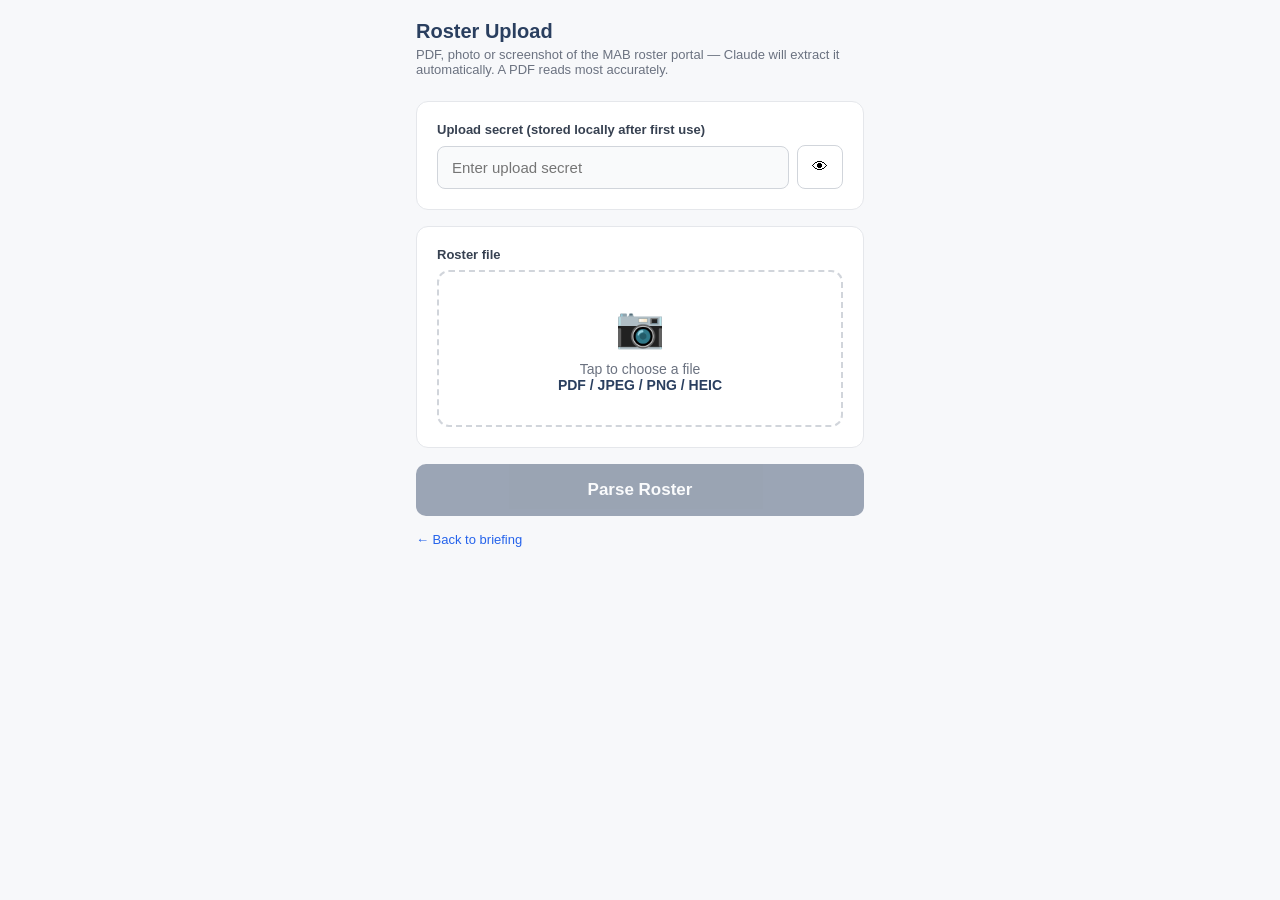
<file: upload.html>
<!DOCTYPE html>
<html lang="en">
<head>
<meta charset="UTF-8">
<meta name="viewport" content="width=device-width, initial-scale=1, maximum-scale=1">
<title>Upload Roster — Flight Ops</title>
<style>
* { box-sizing: border-box; margin: 0; padding: 0; }
body {
  font-family: -apple-system, BlinkMacSystemFont, "Segoe UI", Roboto, sans-serif;
  background: #f7f8fa;
  color: #1a1a2e;
  padding: 20px 16px 40px;
  max-width: 480px;
  margin: 0 auto;
}
h1 { font-size: 20px; color: #2a3f5f; margin-bottom: 4px; }
.sub { font-size: 13px; color: #6b7280; margin-bottom: 24px; }

.card {
  background: #fff;
  border: 1px solid #e5e7eb;
  border-radius: 12px;
  padding: 20px;
  margin-bottom: 16px;
}
label { font-size: 13px; font-weight: 600; color: #374151; display: block; margin-bottom: 8px; }

/* Secret field */
.secret-row { display: flex; gap: 8px; align-items: center; }
input[type="password"], input[type="text"] {
  flex: 1;
  font-size: 15px;
  padding: 12px 14px;
  border: 1px solid #d1d5db;
  border-radius: 8px;
  width: 100%;
  background: #f9fafb;
}
input:focus { outline: 2px solid #2a3f5f; outline-offset: 1px; }
.toggle-btn {
  background: none;
  border: 1px solid #d1d5db;
  border-radius: 8px;
  padding: 12px 14px;
  cursor: pointer;
  font-size: 16px;
  flex-shrink: 0;
}

/* Drop zone */
.drop-zone {
  border: 2px dashed #d1d5db;
  border-radius: 12px;
  padding: 32px 20px;
  text-align: center;
  cursor: pointer;
  transition: border-color 0.15s, background 0.15s;
  position: relative;
}
.drop-zone.drag-over { border-color: #2a3f5f; background: #f0f4ff; }
.drop-zone input[type="file"] {
  position: absolute; inset: 0; opacity: 0; cursor: pointer; width: 100%; height: 100%;
}
.drop-zone .icon { font-size: 40px; margin-bottom: 10px; }
.drop-zone .hint { font-size: 14px; color: #6b7280; }
.drop-zone .hint b { color: #2a3f5f; }

/* Preview */
#previewWrap { display: none; margin-top: 14px; text-align: center; }
#previewImg { max-width: 100%; max-height: 240px; border-radius: 8px; border: 1px solid #e5e7eb; }
#fileName { font-size: 12px; color: #6b7280; margin-top: 6px; }

/* Buttons */
.btn {
  display: block;
  width: 100%;
  padding: 16px;
  font-size: 17px;
  font-weight: 700;
  border: none;
  border-radius: 10px;
  cursor: pointer;
  transition: opacity 0.15s;
}
.btn:disabled { opacity: 0.45; cursor: default; }
.btn-primary { background: #2a3f5f; color: #fff; }
.btn-success { background: #059669; color: #fff; }
.btn-danger  { background: #dc2626; color: #fff; }

/* Spinner */
.spinner {
  display: inline-block;
  width: 22px; height: 22px;
  border: 3px solid rgba(255,255,255,0.4);
  border-top-color: #fff;
  border-radius: 50%;
  animation: spin 0.7s linear infinite;
  vertical-align: middle;
  margin-right: 8px;
}
@keyframes spin { to { transform: rotate(360deg); } }

/* Result card */
#resultCard { display: none; }
.result-row { display: flex; justify-content: space-between; padding: 8px 0; border-bottom: 1px solid #f3f4f6; font-size: 14px; }
.result-row:last-child { border-bottom: none; }
.result-row .lbl { color: #6b7280; }
.result-row .val { font-weight: 700; }

.notice {
  font-size: 13px;
  padding: 10px 14px;
  border-radius: 8px;
  margin-bottom: 12px;
}
.notice.err { background: #fee2e2; color: #991b1b; }
.notice.ok  { background: #d1fae5; color: #065f46; }

a.back { display: inline-block; margin-top: 16px; font-size: 13px; color: #2563eb; text-decoration: none; }
</style>
<link rel="stylesheet" href="calendar.css">
</head>
<body>

<h1>Roster Upload</h1>
<p class="sub">PDF, photo or screenshot of the MAB roster portal — Claude will extract it automatically. A PDF reads most accurately.</p>

<!-- Step 1: Secret -->
<div class="card" id="secretCard">
  <label for="secretInput">Upload secret (stored locally after first use)</label>
  <div class="secret-row">
    <input type="password" id="secretInput" placeholder="Enter upload secret" autocomplete="current-password">
    <button class="toggle-btn" id="toggleSecret" onclick="toggleSecret()" title="Show/hide">👁</button>
  </div>
</div>

<!-- Step 2: File -->
<div class="card">
  <label>Roster file</label>
  <div class="drop-zone" id="dropZone">
    <input type="file" id="fileInput" accept="application/pdf,.pdf,image/*,image/heic,.heic" onchange="onFile(this.files[0])">
    <div class="icon">📷</div>
    <div class="hint">Tap to choose a file<br><b>PDF / JPEG / PNG / HEIC</b></div>
  </div>
  <div id="previewWrap">
    <img id="previewImg" alt="preview">
    <div id="fileName"></div>
  </div>
</div>

<!-- Parse button -->
<button class="btn btn-primary" id="parseBtn" onclick="parseRoster()" disabled>Parse Roster</button>

<div id="notice"></div>

<!-- Result -->
<div class="card" id="resultCard">
  <div style="font-size:15px;font-weight:700;color:#2a3f5f;margin-bottom:12px;">Parsed successfully</div>
  <div id="resultRows"></div>
  <div id="calendarPreviewWrap" style="display:none;margin-top:14px;">
    <div style="font-size:13px;font-weight:600;color:#2a3f5f;margin-bottom:6px;">Calendar preview (SLT) — check it against your roster before going live</div>
    <div id="calendarPreview" class="rc-scroll" style="border:1px solid #e5e7eb;border-radius:8px;padding:10px;"></div>
  </div>
  <div style="margin-top:16px;display:flex;gap:10px;">
    <button class="btn btn-success" style="flex:1" onclick="applyRoster()">Go Live</button>
    <button class="btn btn-danger"  style="flex:1;font-size:14px;" onclick="reupload()">Re-upload</button>
  </div>
</div>

<a class="back" href="index.html">← Back to briefing</a>

<script src="calendar.js"></script>
<script>
const SUPABASE_URL = 'https://juohlwflvehlctiutrcu.supabase.co';
const PARSE_URL  = `${SUPABASE_URL}/functions/v1/parse-roster`;
const APPLY_URL  = `${SUPABASE_URL}/functions/v1/apply-roster`;

let pendingId = null;
let pendingMonth = '';
let pendingMonthKey = null;
let selectedFile = null;

// --- Secret management ---
const secretInput = document.getElementById('secretInput');
const saved = localStorage.getItem('ftl_upload_secret');
if (saved) secretInput.value = saved;

function toggleSecret() {
  secretInput.type = secretInput.type === 'password' ? 'text' : 'password';
}

function getSecret() {
  const s = secretInput.value.trim();
  if (s) localStorage.setItem('ftl_upload_secret', s);
  return s;
}

// --- File selection ---
function onFile(file) {
  if (!file) return;
  selectedFile = file;
  document.getElementById('fileName').textContent = file.name + ' · ' + (file.size / 1024).toFixed(0) + ' KB';
  const isPdf = file.type === 'application/pdf' || file.name.toLowerCase().endsWith('.pdf');
  document.getElementById('previewImg').style.display = isPdf ? 'none' : '';
  document.getElementById('previewWrap').style.display = 'block';
  const reader = new FileReader();
  reader.onload = e => { if (!isPdf) document.getElementById('previewImg').src = e.target.result; };
  reader.readAsDataURL(file);
  document.getElementById('parseBtn').disabled = false;
  setNotice('');
  document.getElementById('resultCard').style.display = 'none';
}

// --- Drag & drop ---
const dz = document.getElementById('dropZone');
dz.addEventListener('dragover', e => { e.preventDefault(); dz.classList.add('drag-over'); });
dz.addEventListener('dragleave', () => dz.classList.remove('drag-over'));
dz.addEventListener('drop', e => {
  e.preventDefault();
  dz.classList.remove('drag-over');
  const f = e.dataTransfer.files[0];
  if (f) onFile(f);
});

// --- Notices ---
function setNotice(msg, type = 'err') {
  const el = document.getElementById('notice');
  el.innerHTML = msg ? `<div class="notice ${type}">${msg}</div>` : '';
}

// --- Parse ---
// --- PDF check ---
// Portal PDFs saved in portrait cut off the Date column: the dates survive only
// outside the page, where neither pdf.js nor the parser can read them, so the
// parser would have to guess. Detect that before spending a parse.
const PDFJS_URL = 'https://cdnjs.cloudflare.com/ajax/libs/pdf.js/3.11.174/pdf.min.js';
const PDFJS_WORKER_URL = 'https://cdnjs.cloudflare.com/ajax/libs/pdf.js/3.11.174/pdf.worker.min.js';
function loadPdfJs() {
  if (window['pdfjs-dist/build/pdf']) return Promise.resolve(window['pdfjs-dist/build/pdf']);
  return new Promise((resolve, reject) => {
    const tag = document.createElement('script');
    tag.src = PDFJS_URL;
    tag.onload = () => resolve(window['pdfjs-dist/build/pdf']);
    tag.onerror = reject;
    document.head.appendChild(tag);
  });
}
// True when the PDF lists flights but no row dates (dd-Mon-yyyy) are readable.
async function pdfDatesMissing(file) {
  try {
    const pdfjsLib = await loadPdfJs();
    pdfjsLib.GlobalWorkerOptions.workerSrc = PDFJS_WORKER_URL;
    const pdf = await pdfjsLib.getDocument({ data: await file.arrayBuffer() }).promise;
    let flights = 0, dates = 0;
    for (let n = 1; n <= pdf.numPages; n++) {
      for (const item of (await (await pdf.getPage(n)).getTextContent()).items) {
        const t = (item.str || '').trim();
        if (/^(MH|DH)\s?\d{2,4}$/.test(t)) flights++;
        if (/^\d{2}-[A-Z][a-z]{2}-\d{4}$/.test(t)) dates++;
      }
    }
    return flights > 0 && dates === 0;
  } catch (_) {
    return false;   // if the check itself fails, let the parser try
  }
}

async function parseRoster() {
  const secret = getSecret();
  if (!secret) { setNotice('Enter the upload secret first.'); return; }
  if (!selectedFile) { setNotice('Choose a file first.'); return; }

  const btn = document.getElementById('parseBtn');
  btn.disabled = true;
  btn.innerHTML = '<span class="spinner"></span>Parsing with Claude…';
  setNotice('');
  document.getElementById('resultCard').style.display = 'none';

  const isPdf = selectedFile.type === 'application/pdf' || selectedFile.name.toLowerCase().endsWith('.pdf');
  if (isPdf && await pdfDatesMissing(selectedFile)) {
    setNotice('This PDF cuts off the <b>Date</b> column, so the roster dates cannot be read. Save or print the roster in <b>landscape</b> (or "fit to page width") so the Date column is visible, then upload again.');
    btn.innerHTML = 'Parse Roster';
    btn.disabled = false;
    return;
  }

  try {
    const form = new FormData();
    form.append('file', selectedFile);

    const res = await fetch(PARSE_URL, {
      method: 'POST',
      headers: { 'Authorization': `Bearer ${secret}` },
      body: form,
    });
    const data = await res.json();
    if (!res.ok) throw new Error(data.error || `HTTP ${res.status}`);

    pendingId = data.id;
    pendingMonth = data.month;
    pendingMonthKey = RosterCalendar.monthKeyOf(data.month);
    document.getElementById('resultRows').innerHTML = `
      <div class="result-row"><span class="lbl">Month</span><span class="val">${data.month}</span></div>
      <div class="result-row"><span class="lbl">Flights</span><span class="val">${data.leg_count}</span></div>
      <div class="result-row"><span class="lbl">Standby blocks</span><span class="val">${data.standby_count}</span></div>
      <div class="result-row"><span class="lbl">Days off</span><span class="val">${data.days_off_count}</span></div>
    `;
    const warnings = data.warnings || [];
    if (warnings.length) {
      const items = warnings.map(w => `<li>${w.replace(/[<>&]/g, c => ({'<':'&lt;','>':'&gt;','&':'&amp;'}[c]))}</li>`).join('');
      document.getElementById('resultRows').innerHTML +=
        `<div class="notice err" style="margin-top:12px;"><b>Check before going live:</b><ul style="margin:6px 0 0 18px;padding:0;">${items}</ul>Compare these legs with the roster. If they are wrong, re-upload (a PDF reads best) instead of going live.</div>`;
    }
    const previewWrap = document.getElementById('calendarPreviewWrap');
    const previewKey = data.roster && (pendingMonthKey || RosterCalendar.monthKeys(data.roster)[0]);
    if (previewKey) {
      document.getElementById('calendarPreview').innerHTML = RosterCalendar.render(data.roster, previewKey);
      previewWrap.style.display = 'block';
    } else {
      previewWrap.style.display = 'none';
    }
    document.getElementById('resultCard').style.display = 'block';
    btn.innerHTML = 'Parse Roster';
  } catch (err) {
    setNotice('Parse failed: ' + err.message);
    btn.innerHTML = 'Parse Roster';
    btn.disabled = false;
  }
}

// --- Apply ---
async function applyRoster() {
  if (!pendingId) return;
  const secret = getSecret();
  const applyBtn = document.querySelector('#resultCard .btn-success');
  applyBtn.disabled = true;
  applyBtn.innerHTML = '<span class="spinner"></span>Going live…';

  try {
    const res = await fetch(APPLY_URL, {
      method: 'POST',
      headers: { 'Authorization': `Bearer ${secret}`, 'Content-Type': 'application/json' },
      body: JSON.stringify({ id: pendingId }),
    });
    const data = await res.json();
    if (!res.ok) throw new Error(data.error || `HTTP ${res.status}`);

    const calLink = pendingMonthKey ? ` <a href="calendar.html?month=${pendingMonthKey}">View the ${pendingMonth} calendar</a>.` : '';
    setNotice(`${pendingMonth} roster is now live — it replaces any earlier ${pendingMonth} upload; other months are unchanged.${calLink}`, 'ok');
    document.getElementById('resultCard').style.display = 'none';
    pendingId = null;
    applyBtn.innerHTML = 'Go Live';
    applyBtn.disabled = false;
  } catch (err) {
    setNotice('Apply failed: ' + err.message);
    applyBtn.innerHTML = 'Go Live';
    applyBtn.disabled = false;
  }
}

// --- Re-upload ---
function reupload() {
  selectedFile = null;
  pendingId = null;
  document.getElementById('fileInput').value = '';
  document.getElementById('previewWrap').style.display = 'none';
  document.getElementById('resultCard').style.display = 'none';
  document.getElementById('parseBtn').disabled = true;
  setNotice('');
}
</script>
</body>
</html>
</file>
<file: calendar.css>
/* Roster month calendar (calendar.js). Print layout first; on narrow screens the
   wrapper scrolls sideways so the 7-day grid keeps its proportions. */
.rc-scroll { overflow-x: auto; -webkit-overflow-scrolling: touch; }
.rc {
  --rc-ink: #111827; --rc-navy: #1e3a8a; --rc-muted: #6b7280; --rc-line: #e5e7eb;
  --rc-head: #e8ecf7; --rc-dim: #f3f4f8;
  --rc-work: #e0266d; --rc-off: #5cb83c; --rc-sby: #f2c12e;
  min-width: 960px; color: var(--rc-ink); background: #fff;
  font-family: "Inter", "Helvetica Neue", Arial, sans-serif;
}
.rc-top { display: flex; justify-content: space-between; align-items: baseline; gap: 16px; }
.rc-title { margin: 0; font-size: 26px; font-weight: 800; letter-spacing: -.01em; color: var(--rc-ink); text-transform: none; }
.rc-who { color: var(--rc-navy); font-weight: 700; font-size: 12px; letter-spacing: .02em; text-align: right; }
.rc-legend { display: flex; flex-wrap: wrap; gap: 14px; margin: 8px 0 10px; font-size: 12px; color: var(--rc-muted); }
.rc-legend span { display: inline-flex; align-items: center; gap: 6px; }
.rc-sw { width: 22px; height: 7px; border-radius: 4px; display: inline-block; }
.rc-grid { display: grid; grid-template-columns: repeat(7, minmax(0, 1fr)); border: 1px solid var(--rc-line); }
.rc-dow { background: var(--rc-head); color: #334155; font-weight: 600; font-size: 13px; padding: 7px 9px; border-right: 1px solid #fff; }
.rc-cell { position: relative; min-height: 128px; padding: 8px 9px 22px; border-right: 1px solid var(--rc-line); border-top: 1px solid var(--rc-line); }
.rc-before, .rc-after { background: var(--rc-dim); }
.rc-before .rc-date, .rc-after .rc-date { color: var(--rc-muted); }
.rc-before:not(.rc-carry) .rc-lines, .rc-after:not(.rc-carry) .rc-lines { color: #9ca3af; }
.rc-before:not(.rc-carry) .rc-bar, .rc-after:not(.rc-carry) .rc-bar { opacity: .4; }
.rc-carry { background: #fff; }
.rc-carry .rc-date { color: #1e293b; }
.rc-date { font-weight: 700; font-size: 14px; color: #1e293b; margin-bottom: 5px; }
.rc-lines { font-family: "SF Mono", Menlo, Consolas, monospace; font-size: 9.5px; line-height: 1.55; color: #374151; letter-spacing: .02em; overflow-wrap: anywhere; }
.rc-bar { position: absolute; left: 9px; right: 9px; bottom: 8px; height: 8px; border-radius: 4px; }
.rc-work { background: var(--rc-work); }
.rc-off { background: var(--rc-off); }
.rc-sby { background: var(--rc-sby); }
.rc-none { border: 1px dashed #cbd5e1; height: 7px; background: transparent; }
.rc-foot { display: flex; justify-content: space-between; gap: 16px; margin-top: 8px; font-size: 11px; color: var(--rc-navy); letter-spacing: .03em; }
.rc-foot div:first-child { white-space: nowrap; flex-shrink: 0; }
.rc-foot div:last-child { text-align: right; }

/* PNG export: messaging apps (Telegram) recompress photos to ~1280px on the
   long side, or ~2560px in HD, so the export uses larger type that stays
   legible after that downscale. */
.rc-export { min-width: 0; }
.rc-export .rc-title { font-size: 34px; }
.rc-export .rc-who { font-size: 15px; }
.rc-export .rc-legend { font-size: 14px; gap: 18px; margin: 10px 0 12px; }
.rc-export .rc-dow { font-size: 15px; padding: 8px 10px; }
.rc-export .rc-cell { min-height: 128px; padding: 9px 10px 24px; }
.rc-export .rc-date { font-size: 18px; margin-bottom: 6px; }
.rc-export .rc-lines { font-size: 12.5px; line-height: 1.45; letter-spacing: 0; }
.rc-export .rc-foot { font-size: 13px; margin-top: 10px; }

/* A full month is taller than an A4 landscape page at 100%, so scale it
   down and keep it on one sheet. */
@media print {
  @page { size: A4 landscape; margin: 6mm; }
  .rc { min-width: 0; zoom: 0.72; break-inside: avoid; page-break-inside: avoid; }
  .rc-cell { min-height: 112px; }
  .rc, .rc * { -webkit-print-color-adjust: exact; print-color-adjust: exact; }
}
</file>
